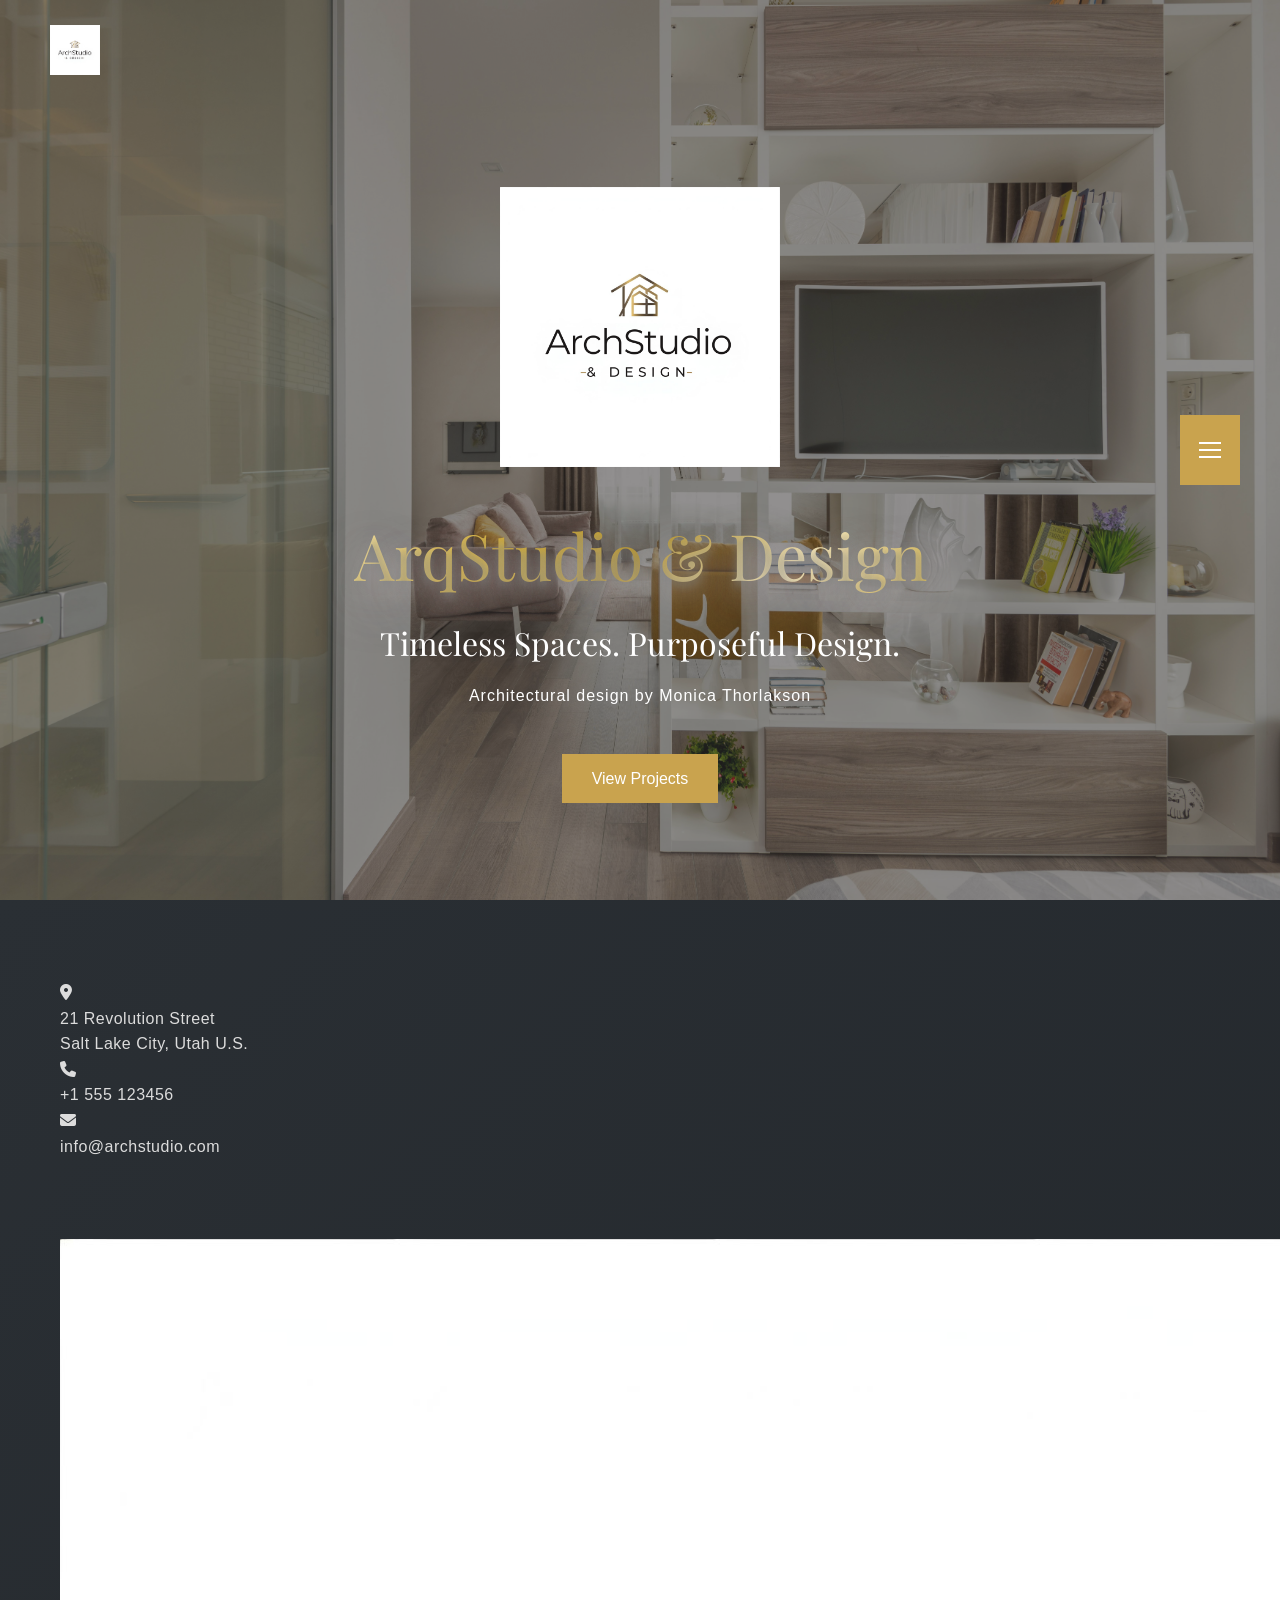
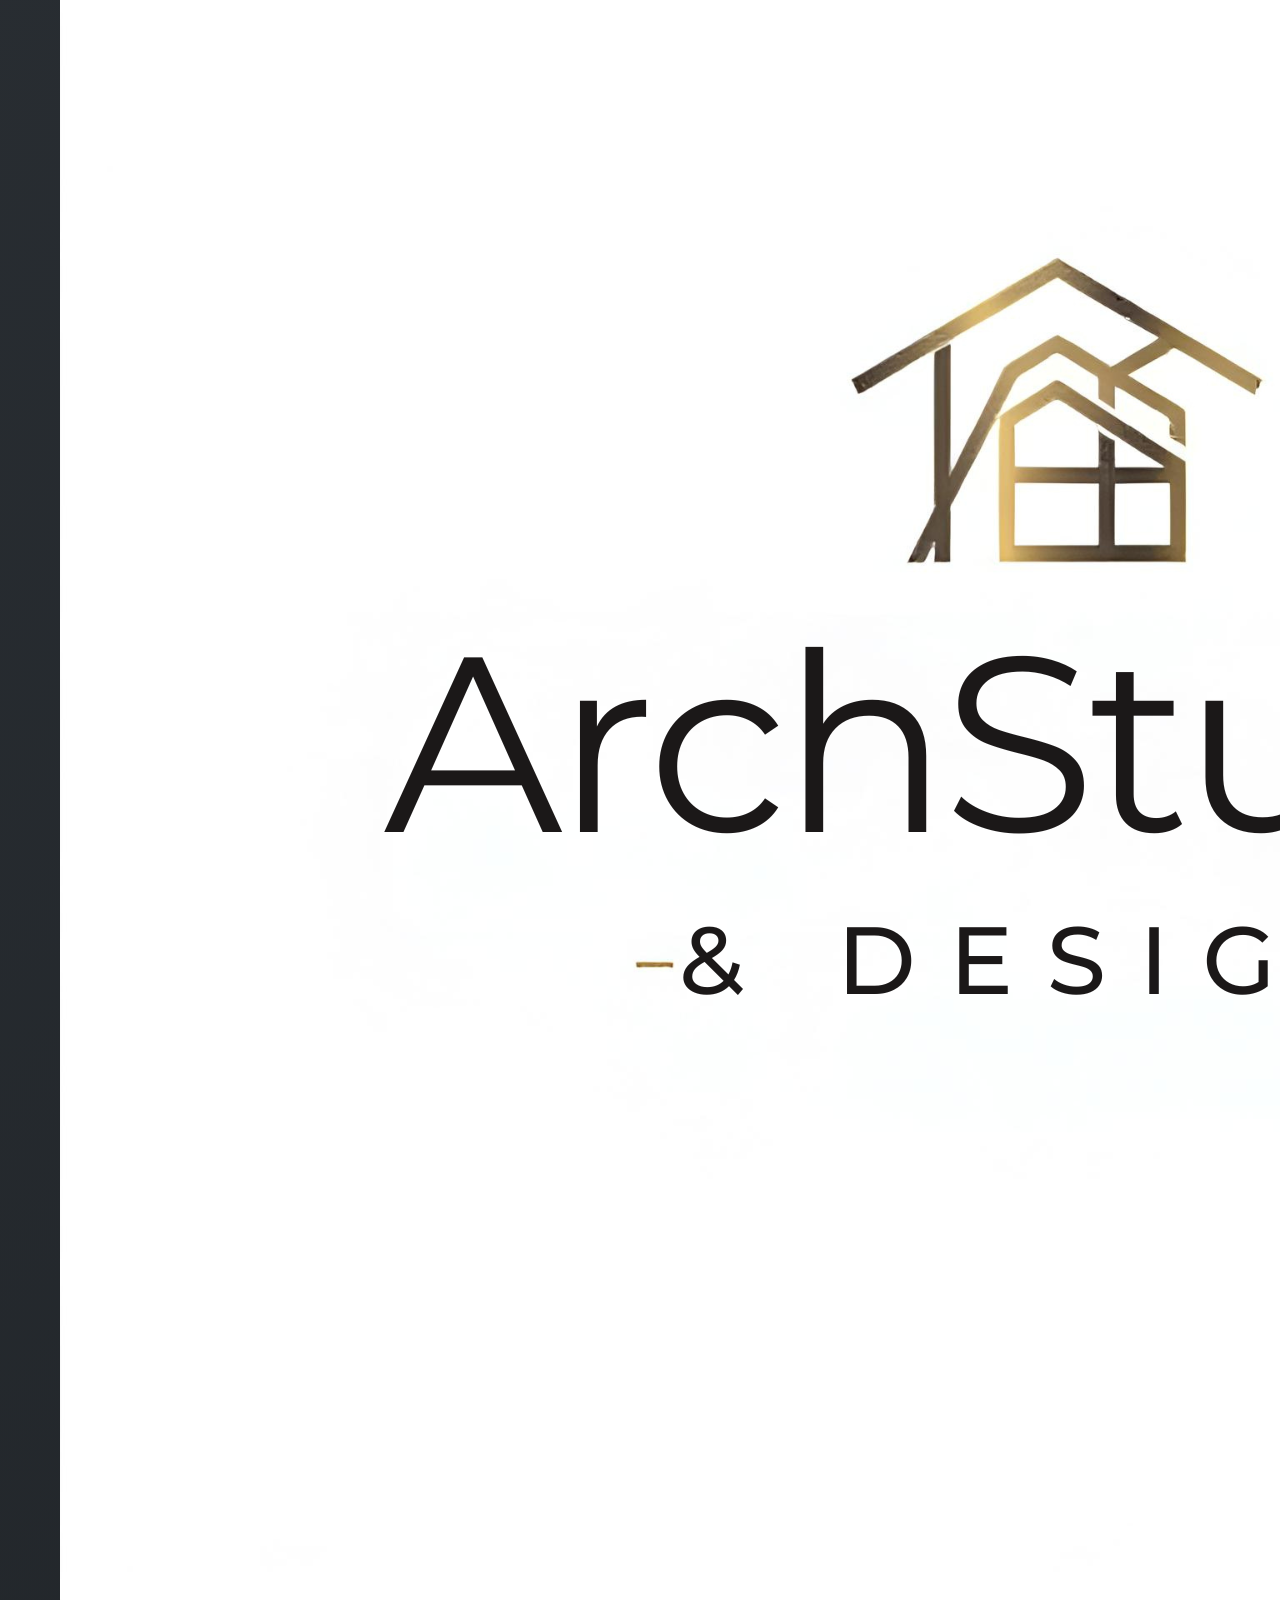
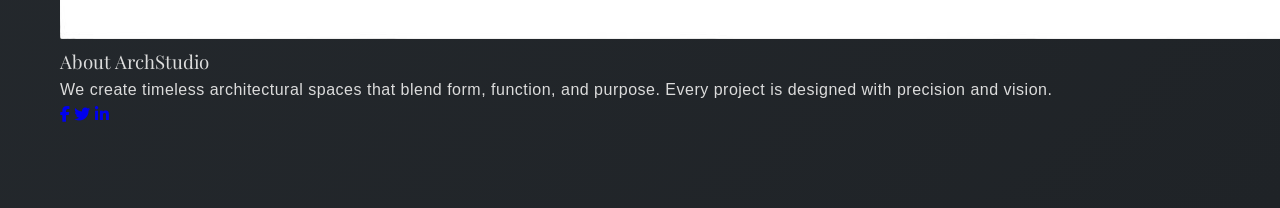
<file: index.html>
<!DOCTYPE html>
<html lang="en">

  <head>
    <meta charset="UTF-8">
    <meta name="viewport" content="width=device-width, initial-scale=1.0">
    <title>ArchStudio & Design</title>
    <link href="https://fonts.googleapis.com/css2?family=Playfair+Display:wght@400;500&display=swap" rel="stylesheet">
    <link rel="stylesheet" href="https://cdnjs.cloudflare.com/ajax/libs/font-awesome/6.5.0/css/all.min.css">
    <link rel="stylesheet" href="style/styles.css">
  </head>

  <body>

    <header class="navbar">
      <div class="brand">
        <img src="images/logoArchDesigB.png" alt="ArchStudio Logo">
      </div>

      <button class="menu-btn" id="menuBtn" aria-label="Open menu" aria-controls="overlayMenu" aria-expanded="false">
        <span class="menu-icon" aria-hidden="true">
          <span></span>
          <span></span>
          <span></span>
        </span>
      </button>
    </header>

    <!-- Overlay Menu -->
    <div class="menu-overlay" id="overlayMenu" aria-hidden="true">
      <aside class="menu-panel" role="dialog" aria-modal="true" aria-label="site-menu">
        <button class="menu-close" id="menuClose" aria-label="close-menu"><span aria-hidden="true">x</span></button>
        <nav class="menu-nav">
          <a class="menu-link active" href="index.html">Home</a>
          <a class="menu-link" href="about.html">About</a>
          <a class="menu-link" href="projects.html">Projects</a>
          <a class="menu-link" href="services.html">Services</a>
          <a class="menu-link" href="contact.html">Contact</a>
        </nav>
      </aside>
    </div>

    <section class="hero">
      <div class="hero-overlay"></div>

      <div class="hero-wrapper">
        <img src="images/logoArchDesigB.png" class="hero-logo" alt="ArchStudio Logo">
        <h1>ArqStudio & Design</h1>
        <h2>Timeless Spaces. Purposeful Design.</h2>
        <p>Architectural design by Monica Thorlakson</p>
        <a href="projects.html" class="btn">View Projects</a>
      </div>
    </section>

    <footer class="footer">
      <div class="footer-container">

        <!-- Left Side -->
        <div class="footer-left">
          <div class="footer-item">
            <div class="footer-icon">
              <i class="fas fa-map-marker-alt"></i>
            </div>
            <div>
              <p class="footer-label">21 Revolution Street</p>
              <p class="footer-highlight">Salt Lake City, Utah U.S.</p>
            </div>
          </div>

          <div class="footer-item">
            <div class="footer-icon">
              <i class="fas fa-phone"></i>
            </div>
            <div>
              <p class="footer-highlight">+1 555 123456</p>
            </div>
          </div>

          <div class="footer-item">
            <div class="footer-icon">
              <i class="fas fa-envelope"></i>
            </div>
            <div>
              <p class="footer-email">info@archstudio.com</p>
            </div>
          </div>
        </div>

        <!-- Right Side -->
        <div class="footer-right">

          <!-- LOGO -->
          <div class="footer-logo">
            <img src="images/logoArchDesigB.png" alt="ArchStudio Logo">
          </div>

          <h3>About ArchStudio</h3>
          <p>
            We create timeless architectural spaces that blend form, function,
            and purpose. Every project is designed with precision and vision.
          </p>

          <div class="footer-social">
            <a href="#"><i class="fab fa-facebook-f"></i></a>
            <a href="#"><i class="fab fa-twitter"></i></a>
            <a href="#"><i class="fab fa-linkedin-in"></i></a>

          </div>
        </div>
      </div>
    </footer>

    <script src="js/script.js"></script>

  </body>

</html>
</file>
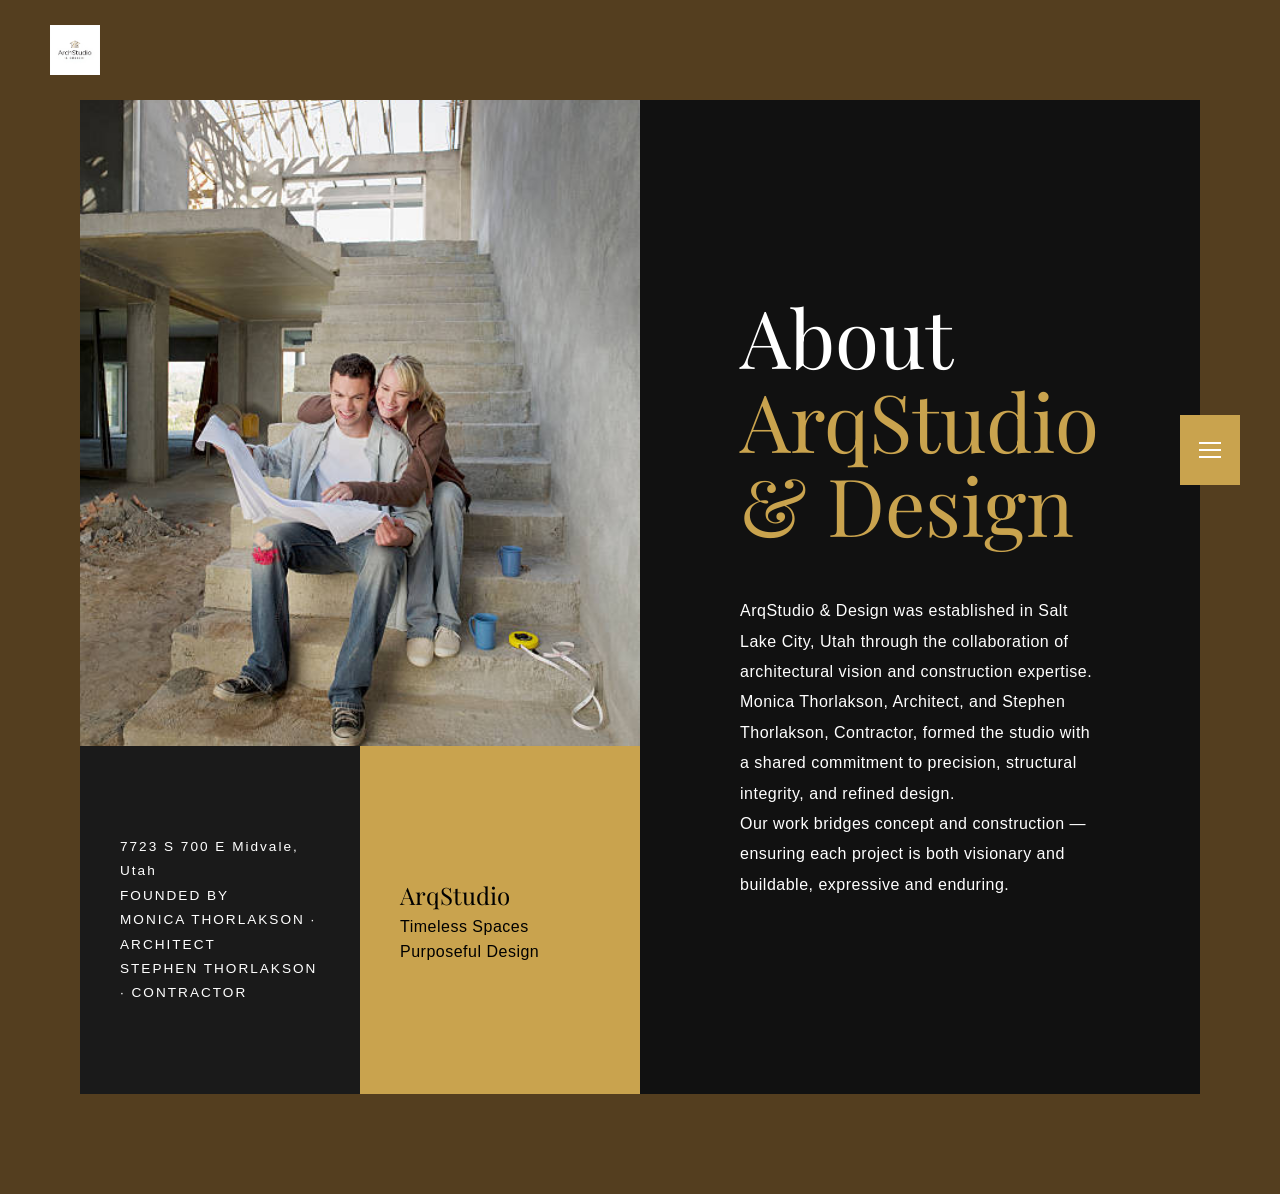
<file: about.html>
<!DOCTYPE html>
<html lang="en">

<head>
    <meta charset="UTF-8">
    <title>About | ArqStudio & Design</title>
    <meta name="viewport" content="width=device-width, initial-scale=1.0">
    <link href="https://fonts.googleapis.com/css2?family=Playfair+Display:wght@400;500&display=swap" rel="stylesheet">
    <link rel="stylesheet" href="https://cdnjs.cloudflare.com/ajax/libs/font-awesome/6.5.0/css/all.min.css">
    <link rel="stylesheet" href="style/styles.css">
</head>

<body>
    <!-- ===============================
         NAVBAR
    ================================== -->

    <header class="navbar">
        <div class="brand">
            <img src="images/logoArchDesigB.png" alt="ArqStudio Logo">
        </div>

        <button class="menu-btn" id="menuBtn" aria-label="Open menu"
            aria-controls="overlayMenu" aria-expanded="false">
            <span class="menu-icon">
                <span></span>
                <span></span>
                <span></span>
            </span>
        </button>
    </header>

    <!-- Overlay Menu -->
    <div class="menu-overlay" id="overlayMenu" aria-hidden="true">
        <aside class="menu-panel" role="dialog" aria-modal="true">
            <button class="menu-close" id="menuClose">
                <span>x</span>
            </button>

            <nav class="menu-nav">
                <a class="menu-link" href="index.html">Home</a>
                <a class="menu-link active" href="about.html">About</a>
                <a class="menu-link" href="projects.html">Portfolio</a>
                <a class="menu-link" href="services.html">Services</a>
                <a class="menu-link" href="contact.html">Contact</a>
            </nav>
        </aside>
    </div>

    <!-- ===============================
         ABOUT structure
    ================================== -->

    <section class="about-layout">

        <!-- LEFT VISUAL SIDE -->
        <div class="about-left">

            <!-- Large Featured Image -->
            <div class="about-feature">
                <img src="images/steve&Monica.jpg" alt="ArqStudio project">
            </div>

            <!-- Dark Info Block -->
            <div class="about-info">
                7723 S 700 E Midvale, Utah<br>
                FOUNDED BY<br>
                MONICA THORLAKSON · ARCHITECT<br>
                STEPHEN THORLAKSON · CONTRACTOR
            </div>

            <!-- Orange Accent Block -->
            <div class="about-accent">
                <h2>ArqStudio</h2>
                <p>Timeless Spaces Purposeful Design</p>
            </div>

        </div>


        <!-- RIGHT TYPOGRAPHY SIDE -->
        <div class="about-right">

            <h1>About</h1>
            <h1 class="accent-text">ArqStudio & Design</h1>
            
            <div class="about-description">
                <p>
                    ArqStudio & Design was established in Salt Lake City, Utah
                    through the collaboration of architectural vision and
                    construction expertise.
                </p>

                <p>
                    Monica Thorlakson, Architect, and Stephen Thorlakson,
                    Contractor, formed the studio with a shared commitment
                    to precision, structural integrity, and refined design.
                </p>

                <p>
                    Our work bridges concept and construction —
                    ensuring each project is both visionary and buildable,
                    expressive and enduring.
                </p>
            </div>

        </div>

    </section>
    <script src="js/script.js"></script>
</body>
</html>
</file>
<file: style/styles.css>
/* ===============================
   GLOBAL RESET
================================== */
* {
  margin: 0;
  padding: 0;
  box-sizing: border-box;
}

html {
  scroll-behavior: smooth;
}

body {
  font-family: 'Helvetica Neue', Arial, sans-serif;
  background-color: #543e1f;
  color: #f5f5f5;
  line-height: 1.6;
  overflow-x: hidden;
}

/* ===============================
   TYPOGRAPHY
================================== */
h1,
h2,
h3 {
  font-family: 'Playfair Display', serif;
  font-weight: 400;
}

p {
  font-size: 1rem;
  letter-spacing: 0.5px;
}

/* ===============================
   NAVIGATION
================================== */
.navbar {
  position: fixed;
  width: 100%;
  top: 0;
  padding: 25px 50px;
  display: flex;
  justify-content: space-between;
  align-items: center;
  z-index: 1000;
}

.brand img {
  width: 50px;
}

/* Menu Button */
.menu-btn {
  position: fixed;
  top: 50%;
  right: 40px;
  transform: translateY(-50%);

  width: 60px;
  height: 70px;
  border: none;
  cursor: pointer;
  background: #c9a34e;

  display: grid;
  place-items: center;

  z-index: 3000;
}

/* ===============================
   HERO
================================== */
.hero {
  padding-top: 150px;
  padding-bottom: 60px;
  position: relative;
  height: 100vh;
  background: url("../images/interior1.jpg") center/cover no-repeat;
  display: flex;
  justify-content: center;
  align-items: center;
  text-align: center;
  color: white;
}

.hero::before {
  content: "";
  position: absolute;
  inset: 0;
  background: rgba(55, 51, 51, 0.55);
}

.hero-wrapper {
  position: relative;
  z-index: 2;
  max-width: 900px;
  padding: 20px;
  text-align: center;
}

.hero-logo {
  width: 280px;
  margin-bottom: 30px;
}

.hero h1 {
  font-size: 4rem;
  margin-bottom: 10px;
  background: linear-gradient(135deg,
      #f5e6b3 0%,
      #d4af37 25%,
      #b8962e 50%,
      #f5e6b3 75%,
      #d4af37 100%);
  -webkit-background-clip: text;
  -webkit-text-fill-color: transparent;
  background-clip: text;
  text-shadow:
    0 4px 8px rgba(125, 129, 128, 0.7),
    0 10px 25px rgba(214, 196, 196, 0.6),
    0 20px 50px rgba(231, 228, 228, 0.5);
}

.hero h2 {
  font-size: 2rem;
  margin-bottom: 15px;
}

.hero p {
  margin-bottom: 25px;
  letter-spacing: 1px;
}

/* ===============================
   GENERAL SECTIONS
================================== */
section {
  padding: 100px 80px;
}

.section-light {
  background: #f4f4f4;
  color: #111;
}

.container {
  max-width: 1200px;
  margin: auto;
}

.grid {
  display: grid;
  gap: 30px;
  grid-template-columns: repeat(auto-fit, minmax(280px, 1fr));
}

.grid img {
  width: 100%;
  display: block;
}

.btn {
  background: #c9a34e;
  color: white;
  padding: 12px 30px;
  text-decoration: none;
  display: inline-block;
  margin-top: 20px;
  transition: 0.3s ease;
}

.btn:hover {
  opacity: 0.85;
}

/* ===============================
   FOOTER
================================== */
.footer {
  background: linear-gradient(135deg, #2a2f34, #1f2327);
  color: #dcdcdc;
  padding: 80px 60px;
}

.footer-container {
  max-width: 1200px;
  margin: auto;
  display: flex;
  justify-content: space-between;
  gap: 80px;
  flex-wrap: wrap;
}

/* ===============================
   MENU OVERLAY (JS COMPATIBLE)
================================== */

body.no-scroll {
  overflow: hidden;
}

.menu-icon {
  width: 22px;
  display: flex;
  flex-direction: column;
  gap: 5px;
}

.menu-icon span {
  height: 2px;
  width: 100%;
  background: #fff;
  display: block;
}

/* Overlay container */
.menu-overlay {
  position: fixed;
  inset: 0;
  background: rgba(121, 110, 110, 0.85);
  z-index: 2000;
  opacity: 0;
  visibility: hidden;
  pointer-events: none;
  transition: opacity 0.35s ease, visibility 0.35s ease;
}

/* When JS adds .is-open */
.menu-overlay.is-open {
  opacity: 1;
  visibility: visible;
  pointer-events: auto;
}

/* Sliding panel */
.menu-panel {
  position: absolute;
  top: 0;
  right: 0;
  height: 100%;
  width: min(520px, 88vw);
  background: #81175c58;
  padding: 80px 70px;
  transform: translateX(100%);
  transition: transform 0.45s ease;
}

.menu-overlay.is-open .menu-panel {
  transform: translateX(0);
}

.menu-close {
  position: absolute;
  top: 40px;
  right: 40px;
  width: 56px;
  height: 56px;
  border: none;
  cursor: pointer;
  background: #c9a34e;
  display: grid;
  place-items: center;
}

.menu-close span {
  color: #fff;
  font-size: 32px;
}

.menu-nav {
  display: flex;
  flex-direction: column;
  gap: 28px;
}

.menu-link {
  font-family: 'Playfair Display', serif;
  font-size: 64px;
  text-decoration: none;
  color: #f2f2f2;
}

.menu-link.active {
  color: #c9a34e;
}

.menu-link:hover {
  opacity: 0.85;
}

/* ===============================
   RESPONSIVE
================================== */

@media (max-width: 992px) {
  section {
    padding: 80px 30px;
  }

  .navbar {
    padding: 20px 25px;
  }
}

@media (max-width: 600px)
  .menu-panel {
    padding: 70px 32px;
  }

  .menu-link {
    font-size: 46px;
  }

  .menu-close {
    top: 22px;
    right: 22px;
    width: 52px;
    height: 52px;
  }

  /* ===============================
   ABOUT page
================================== */
  .about-layout {
            display: grid;
            grid-template-columns: 50% 50%;
            min-height: 100vh;
        }

        /* LEFT SIDE GRID */
        .about-left {
            display: grid;
            grid-template-rows: 65% 35%;
            grid-template-columns: 50% 50%;
        }

        .about-feature {
            grid-column: 1 / 3;
        }

        .about-feature img {
            width: 100%;
            height: 100%;
            object-fit: cover;
        }

        /* Bottom Left Dark Block */
        .about-info {
            background: #1a1a1a;
            color: #ffffff;
            padding: 40px;
            display: flex;
            align-items: center;
            font-size: 0.85rem;
            letter-spacing: 2px;
            line-height: 1.8;
        }

        /* Bottom Right Accent Block */
        .about-accent {
            background: #c9a34e;
            color: black;
            padding: 40px;
            display: flex;
            flex-direction: column;
            justify-content: center;
        }

        .about-accent h3 {
            font-size: 2rem;
            margin: 0 0 10px 0;
        }

        /* RIGHT SIDE TYPOGRAPHY */
        .about-right {
            background: #111111;
            color: #ffffff;
            padding: 120px 100px;
            display: flex;
            flex-direction: column;
            justify-content: center;
        }

        .about-right h1 {
            font-size: 5rem;
            line-height: 1.05;
            margin: 0;
        }

        .about-right .accent-text {
            color: #c9a34e;
        }

        .about-description {
            margin-top: 50px;
            max-width: 520px;
            font-size: 1rem;
            line-height: 1.9;
        }

        /* ===============================
           RESPONSIVE
        ================================== */

        @media (max-width: 992px) {
            .about-layout {
                grid-template-columns: 1fr;
            }

            .about-left {
                grid-template-rows: 400px 200px;
            }

            .about-right {
                padding: 80px 40px;
            }

            .about-right h1 {
                font-size: 3.5rem;
            }
        }

        @media (max-width: 600px) {
            .about-right h1 {
                font-size: 2.5rem;
            }

            .about-description {
                font-size: 0.95rem;
            }
        }
</file>
